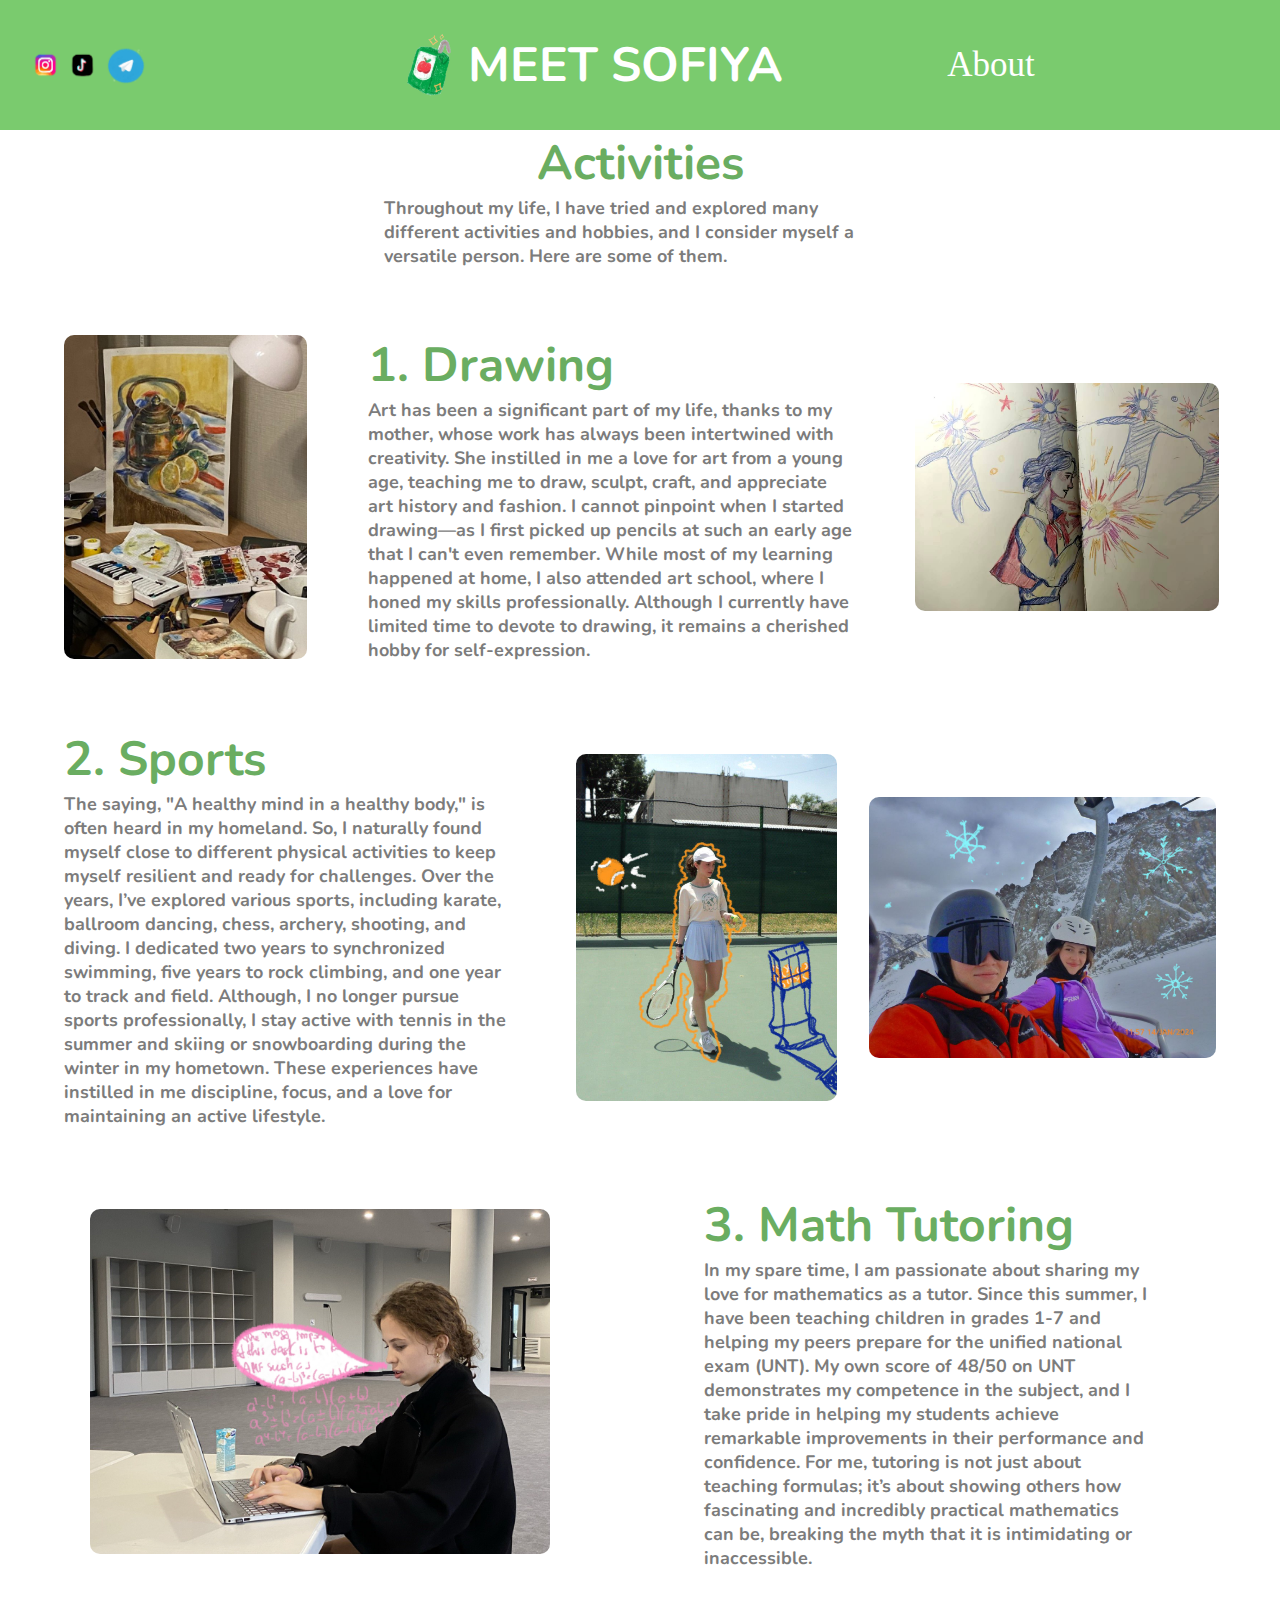
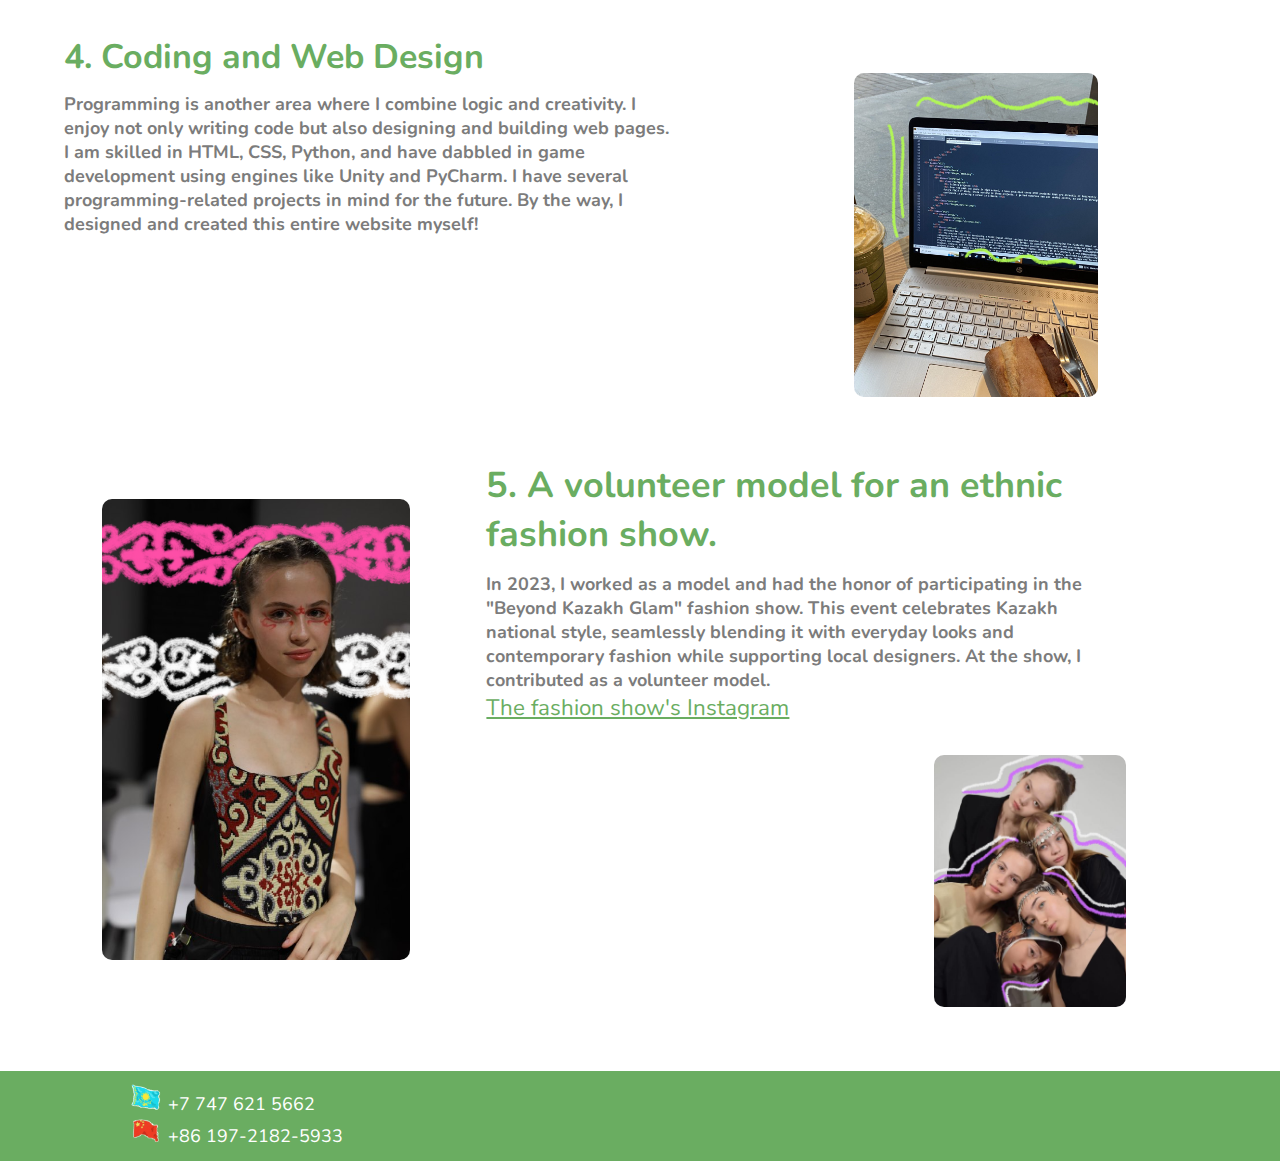
<file: activities.html>
<html>
<head>
    <meta charset="UTF-8">
    <meta name="viewport" content="width=device-width, initial-scale=1.0">
    <title>Meet Sofiya</title>
    <link rel="shortcut icon" href="images/pfp.png">
    <link rel="stylesheet" type="text/css" href="styles2.css">
    <link rel="preconnect" href="https://fonts.googleapis.com">
    <link rel="preconnect" href="https://fonts.gstatic.com" crossorigin>
    <link href="https://fonts.googleapis.com/css2?family=Nunito:wght@100;200;300;400;500;600;700;800;900&display=swap" rel="stylesheet">
    <script>
        function redirectToSection(sectionNumber) {
            window.location.href = '#section' + sectionNumber;
        }
    </script>
</head>
<body> 
    <header>
        <div class="head1">
            <div class="social-icons">
                <a href="https://www.instagram.com/kkkrumbumbeso/" target="_blank">
                    <img src="images/instagram.png" alt="Instagram" class="social-icon">
                </a>
                <a href="https://www.tiktok.com/@krumbumbeso?is_from_webapp=1&sender_device=pc" target="_blank">
                    <img src="images/tiktok.png" alt="Tiktok" class="social-icon">
                </a>
                <a href="https://t.me/ryoshkaa" target="_blank">
                    <img src="images/tg.png" alt="TG" class="social-icon">
                </a>
            </div>
            <div class="juice_and_name">
                <div class="juice1">
                    <img src="images/juce.png" class="juice">
                </div>
                <div class="name1">
                    <h1 style="color: white;" class="h1header">MEET SOFIYA</h1>
                </div>   
            </div>
            <div class="menu">
                <div class="menu-item">
                    <p style="font-family: 'Charis SIL';" class="introp">About</p>
                    <div class="submenu">
                        <div class = "menuhref">
                                <a href="index.html">Main page</a>
                                <a href="projects.html">Projects</a>
                                <a href="achievments.html">Achievments</a>
                                    
                       </div>
                    </div>
                </div>
            </div>
        </div>
    </header>
<div class="all">
    <!-- PART0 -->
    <div class="intro">
        <div class="introtext">
            <h1> Activities </h1>
            <h2> Throughout my life, I have tried and explored many different activities and hobbies, and I consider myself a versatile person. Here are some of them.</h2>
        </div>
    </div>

    <!-- PART 1 -->
    <div class="drawing">
        <div class="drawpic">
            <img src="images/draw1.jpg">
        </div>
        <div class="drawtext">
            <h1>1. Drawing </h1>
            <h2> Art has been a significant part of my life, thanks to my mother, whose work has always been intertwined with creativity. She instilled in me a love for art from a young age, teaching me to draw, sculpt, craft, and appreciate art history and fashion. I cannot pinpoint when I started drawing—as I first picked up pencils at such an early age that I can't even remember. While most of my learning happened at home, I also attended art school, where I honed my skills professionally. Although I currently have limited time to devote to drawing, it remains a cherished hobby for self-expression.  </h2>
        </div>
        <div class="howlpic">
            <img src="images/howl.jpg">
        </div> 
    </div>

    <!-- PART 2 -->
    <div class="sport">
       <div class="sporttext">
            <h1>2. Sports </h1>
            <h2> The saying, "A healthy mind in a healthy body," is often heard in my
homeland. So, I naturally found myself close to different physical activities to keep myself resilient and ready for challenges. Over the years, I’ve explored various sports, including karate, ballroom dancing, chess, archery, shooting, and diving. I dedicated two years to synchronized swimming, five years to rock climbing, and one year to track and field. Although, I no longer pursue sports professionally, I stay active with tennis in the summer and skiing or snowboarding during the winter in my hometown. These experiences have instilled in me discipline, focus, and a love for maintaining an active lifestyle.  </h2>
        </div>
        <div class="sportpics">
            <div class="tennis">
                <img src="images/tennis.jpg">
            </div>
            <div class="ski">
                <img src="images/ski.png">
            </div>
        </div>
    </div>

    <!-- PART 3 -->
    <div class="math">
        <div class="mathphoto">
            <img src="images/math1.png">
        </div>
        <div class="mathtext">
            <h1>3. Math Tutoring </h1>
            <h2> In my spare time, I am passionate about sharing my love for mathematics as a tutor. Since this summer, I have been teaching children in grades 1-7 and helping my peers prepare for the unified national exam (UNT). My own score of 48/50 on UNT demonstrates my competence in the subject, and I take pride in helping my students achieve remarkable improvements in their performance and confidence. For me, tutoring is not just about teaching formulas; it’s about showing others how fascinating and incredibly practical mathematics can be, breaking the myth that it is intimidating or inaccessible.  </h2>
        </div>
    </div>

    <!-- PART 4 -->
    <div class="coding">
       
        <div class="codingtext">
            <h1> 4. Coding and Web Design   </h1>
            <h2> Programming is another area where I combine logic and creativity. I enjoy not only writing code but also designing and building web pages. I am skilled in HTML, CSS, Python, and have dabbled in game development using engines like Unity and PyCharm. I have several programming-related projects in mind for the future. By the way, I designed and created this entire website myself! </h2>
        </div>
        <div class="codingpic">
            <img src="images/coding.png">
        </div>
        <!-- <div class="robotpic2">
            <img src="images/robot2.jpg">
        </div> -->
    </div>
    <!-- PART 5 -->
     <div class="modeling">
        <div class="modelpic">
            <img src="images/model.png">
        </div>
        <div class="modelbig">
            <div class="modeltext">
                <h1> 5. A volunteer model for an ethnic fashion show. </h1>
                <h2>  In 2023, I worked as a model and had the honor of participating in the "Beyond Kazakh Glam" fashion show. This event celebrates Kazakh national style, seamlessly blending it with everyday looks and contemporary fashion while supporting local designers. At the show, I contributed as a volunteer model. </h2>
                <a href="https://www.instagram.com/esentaigallery?utm_source=ig_web_button_share_sheet&igsh=ZDNlZDc0MzIxNw==">  The fashion show's Instagram</a>
            </div>
            <div class="modelpic2">
                <img src="images/model2.jpg">
            </div>


        </div>
    </div>
</div>
</body>

    <!-- FOOTER -->
    <footer class="footer">
            <div class="contact">
                <div class="phone2">
                    <div class="kazakhstan">
                        <img src="images/kzflag.png">
                        <span>+7 747 621 5662</span>
                    </div>
                </div>
                <div class="phone1">
                    <div class="china">
                        <img src="images/cnflag.png">
                        <span>+86 197-2182-5933</span>
                    </div>
                </div>
                
            </div>
    </footer>


</html>
</file>
<file: styles2.css>
@<style type="text/css">
    @import url('https://fonts.googleapis.com/css2?family=Charis+SIL:ital,wght@0,400;0,700;1,400;1,700&display=swap');
    @font-face {
    }

    body{
        background-color: #FFF;
        width: 100%;
        margin: 0;
        font-family: 'Nunito', sans-serif;

    }
    * {
    box-sizing: border-box;
    }
    /* Header */

    header {
        display: flex;
        background-color: #7acb6e;
        width: 100%;
    }
    h1, h2, p, a, ul, li {
        font-family: 'Nunito', sans-serif;
    }


    .h1header{
        font-size: calc(24px + 24 * (100vw / 1280));
    }

    .head1 {
        display: flex;
        justify-content: space-between;
        width: 100%
    }

    .social-icons {
        width: 10%;
        display: flex;
        margin-left: 2%;
        align-items: center;
    }
    .social-icons img {
        width: 80%;
        height: auto;
    }

    .social-icon {
        width: 30px;  /* Размер иконки */
        height: 30px;
        margin: 5px;
        transition: transform 0.3s ease; /* Эффект при наведении */
    }

    .social-icon:hover {
        transform: scale(1.2); /* Увеличение иконки при наведении */
    }

    .juice_and_name{
        display: flex;
        justify-content: center;
        align-items: center;
    }

    .juice1{
        height: 100%;
        width: 9%;
        display: flex;
        align-items: center;
    }

    .juice {
        width: 100%;
        transform: rotate(17deg);
        z-index: 2;
        
    }

    .name1{
        
    }

    h1 {
        font-weight: bold;  
        z-index: 3;
    }

    .menu {
        display: flex;
        align-items: center;
        width: 20%;
    }

    .introp{
        font-size: calc(10px + 25 * (100vw / 1280));
    }

    .all {
        display: flex;
        flex-direction: column; /* Элементы располагаются вертикально */
        align-items: center;    /* Центрируем элементы по горизонтали */
        justify-content: flex-start; /* Можно использовать space-between или другие варианты */
        width: 100%;
        padding-bottom: 5%;
    }

    .menu-trigger {
        display: none;
    }

    .menu-item {
        display: inline-block; 
        position: relative;
        width: 80%;
    }

    .submenu {
        display: none; /* Скрываем подменю по умолчанию */
        position: absolute;
        flex-direction: column;
        align-items: center;
        justify-content: center;
        top: 70%;
        background-color: #fce051;
        width: 100%;
        box-shadow: 0 8px 16px 0 rgba(0,0,0,0.2);
        z-index: 3;
        border-radius: 5px;
    }
    .submenu .menu-item { /* Если элементы в подменю - это <li> или элементы с классом menu-item */
        margin-bottom: 2%; /* Увеличиваем расстояние между объектами */
    }
    .menuhref {
        display: flex;
        flex-direction: column;
        align-items: center;
        justify-content: center;
        width:100%;
        height: 150%;
    }
    .submenu a { 
        font-size: calc(4px + 10 * (100vw / 1280));
        padding: 10px; 
        color: white;


    }

    .menu-item {
        position: relative;
        right: 30%;
    }


    .menu-item:hover .submenu {
            display: flex; /* Показываем подменю при наведении */
    }
    .section1 {
        display: block;
    }

    p {
        font-size: 2em;
        text-align: left;
        color: white;
    }
    
/*    PART 0*/
    .intro{
        display: flex;
        align-items: center;
        justify-content: center ;
        width: 100%;
        height: 5%;
    }
    .introtext {
        width: 40%;
        height: auto;
        display: flex;
        flex-direction: column;
        align-items: center;
        justify-content: flex-start;
    }
    .introtext h2{
        font-size: calc(8px + 10 * (100vw / 1280));
        margin: 0;
        color: #7c7c7c;
    }
    .introtext h1{
        font-size: calc(24px + 24 * (100vw / 1280));
        margin: 0;
        color: #6aad61;
    }
/*    PART 1*/
    .drawing {
        width: 100%;
        height: 10%;
        display: flex;
        justify-content: flex-start;
        align-items: center;
        padding-left: 5%;
        margin-top: 5%;
    }
    .drawpic {
        width: 20%;
        height: 100%;
        margin-right: 5%;
    }
    .drawpic img{
        width: 100%;
        height: auto;
        border-radius: 10px;
    }
    .drawtext {
        width: 40%;
        height: auto;
    }
    .drawtext h1{
        font-size: calc(24px + 24 * (100vw / 1280));
        margin: 0;
        color: #6aad61;
    }
    .drawtext h2{
        font-size: calc(8px + 10 * (100vw / 1280));
        margin: 0;
        color: #7c7c7c;
    }
    .howlpic {
        width: 25%;
        height: 100%;
        margin-left: 5%;
        display: flex;
        align-items: center;
    }
    .howlpic img {
        width: 100%;
        height: auto;
        border-radius: 10px;
    }
/*    PART 2 */
    .sport {
        width: 100%;
        height: 10%;
        display: flex;
        justify-content: flex-start;
        align-items: center;
        margin-top: 5%;
    }
    .sporttext{
        width: 40%;
        height: 100%;
        padding-left: 5%;
        margin-right: 5%;

    }
    .sporttext h1{
        font-size: calc(24px + 24 * (100vw / 1280));
        margin: 0;
        color: #6aad61;
    }
    .sporttext h2{
        font-size: calc(8px + 10 * (100vw / 1280));
        margin: 0;
        color: #7c7c7c;
    }
    .sportpics {
        width: 50%;
        height: 100%;
        display: flex;
        align-items: center;
        flex-direction: row;
        justify-content: center ;
    }
    .tennis{
        width: 42,5%;
        height: 100%;
        margin-right: 5%;
    }
    .tennis img{
        width: 100%;
        height: auto;
        border-radius: 10px;
    }
    .ski {
        width: 42,5%;
        height: 100%;
    }
    .ski img {
        width: 100%;
        height: auto;
        border-radius: 10px;
    }

/*    PART 3*/
    .math{
        width: 100%;
        height: 10%;
        display: flex;
        justify-content: flex-start;
        align-items: center;
        margin-top: 5%;
    }
    .mathphoto{
        width: 40%;
        height: 100%;
        display: flex;
        justify-content: center;
        align-items: center;
        margin-right: 5%;
        margin-left: 5%;

    }
    .mathphoto img{
        width: 90%;
        height: auto;
        border-radius: 10px;
    }
    .mathtext{
        width: 40%;
        height: 100%;
        padding-left: 5%;
        margin-right: 5%;

    }
    .mathtext h1{
        font-size: calc(24px + 24 * (100vw / 1280));
        margin: 0;
        color: #6aad61;
    }
    .mathtext h2{
        font-size: calc(8px + 10 * (100vw / 1280));
        margin: 0;
        color: #7c7c7c;
    }

/*    PART 4*/
    .coding {
        margin-top: 5%;
        height: 15%;
        width: 100%;
/*        background-color: green;*/
        display: flex;
        align-items: flex-start;
        justify-content: center;
    }
    .codingpic {
        width: 50%;
        height: 100%;
/*        background-color: red*/
        display: flex;
        justify-content: center;
        align-items: flex-start;
        margin-top: 3%;
    }
    .codingtext {
        width: 50%;
        height: 100%;
        margin-left: 5%;
        display: flex;
        align-items: flex-start;
        flex-direction: column;
/*        background-color: blueviolet;*/
    }
    .codingtext h1{
        font-size: calc(10px + 24 * (100vw / 1280));
        margin: 0;
        color: #6aad61;
        margin-bottom: 2%;
    }
    .codingtext h2{
        font-size: calc(8px + 10 * (100vw / 1280));
        margin: 0;
        color: #7c7c7c;
    }
    .codingpic img {
        width: 40%;
        height: auto;
        border-radius: 10px;
    }
/*    PART 5*/
    .modeling {
            margin-top: 5%;
            height: 15%;
            width: 100%;
            display: flex;
            align-items: flex-start;
            justify-content: center;
    }
    .modelpic {
        width: 30%;
        height: 100%;
        display: flex;
        justify-content: flex-start;
        align-items: center;
        margin-top: 3%;
    }
    .modelbig {
        width: 50%;
        height: 100%;
        margin-right: 4%;
        display: flex;
        align-items: flex-start;
        flex-direction: column;
    }
    .modelpic2 {
        width: 100%;
        height: 60%;
        display: flex;
        justify-content: flex-end;
        align-items: center;
    }
    .modeltext{
        height: 40%;
    }
    .modelbig img{
        width: 30%;
        height: auto;
        margin-top: 5%;
        border-radius: 10px;
    }
    .modelbig a{
        color: #6aad61;
        font-size: 1.4em ;
        color: #6aad61;
    }
  
    .modelbig h1{
        font-size: calc(18px + 18 * (100vw / 1280));
        margin: 0 0 2% 0;
        color: #6aad61;
    }
    .modelbig h2{
        font-size: calc(8px + 10 * (100vw / 1280));
        margin: 0;
        color: #7c7c7c;
    }
    .modelpic img {
        width: 80%;
        height: auto;
        border-radius: 10px;
    }

/*    FOOTER*/
.footer {
    width: 100%;
    height: 10vh;
    background-color: #6aad61; /* Зеленый фон */
    color: #fff; /* Белый цвет текста */
    display: flex;
    /* justify-content: flex-start; Центрируем содержимое по горизонтали */
    align-items: center; 
    font-size: calc(10px + 8 * (100vw / 1280));
    }

    .contact{
        width: 30%;
        margin-left: 10%;
    }
    .phone1{
        width: 100%;
    }
    .kazakhstan img{
        width: 9%;

    }
    .china img{
        width: 9%;
    }


</style>
</file>
